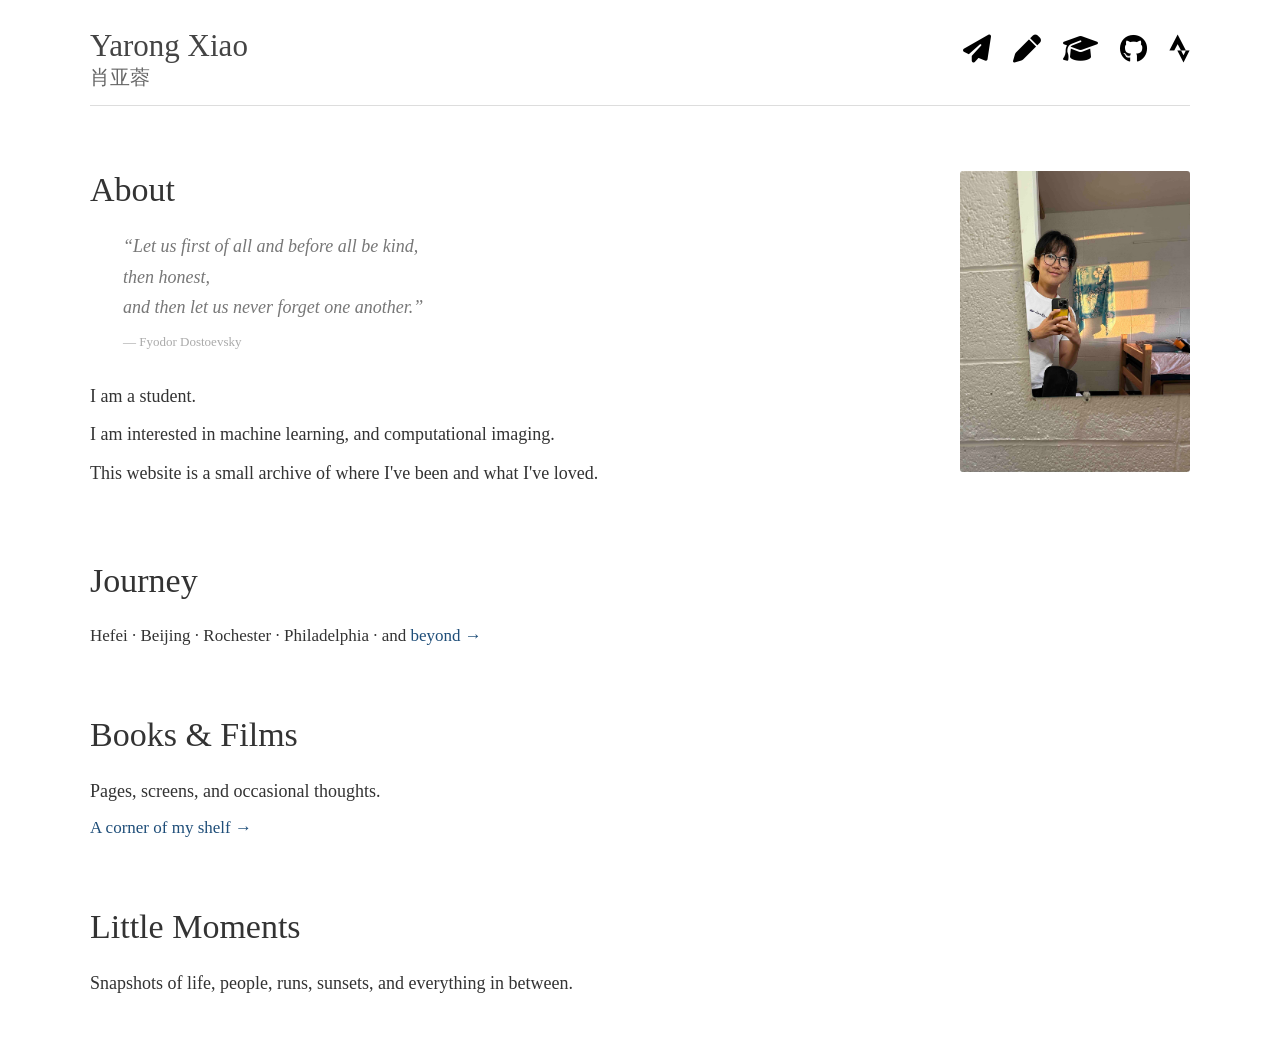
<file: index.html>
<!DOCTYPE html>
<html lang="en">

<head>
    <meta charset="UTF-8">
    <title>Yarong Xiao</title>

    <link rel="stylesheet"
        href="https://cdnjs.cloudflare.com/ajax/libs/font-awesome/6.5.1/css/all.min.css">

    <style>
        body {
            font-family: 'Times New Roman', Times, serif;
            max-width: 1100px;
            margin: auto;
            padding: 30px 50px;
            color: #333;
        }

        .header {
            display: flex;
            justify-content: space-between;
            align-items: flex-start;
        }

        .name h1 {
            font-size: 31px;
            font-weight: normal;
            color: #444;
            margin: 0;
            line-height: 1;
        }

        .name p {
            margin: 6px 0 0 0;
            color: #666;
            font-size: 20px;
            line-height: 1;
        }

        .icons {
            display: flex;
            gap: 22px;
            font-size: 28px;
            margin-top: 4px;
        }

        .icons a {
            color: black;
            text-decoration: none;
        }

        hr {
            margin: 18px 0 0 0;
            border: none;
            border-top: 1px solid #ddd;
        }

        section {
            margin-top: 65px;
        }

        h2 {
            font-size: 34px;
            font-weight: normal;
            margin: 0 0 22px 0;
        }

        p {
            font-size: 18px;
            line-height: 1.7;
            margin: 8px 0;
        }

        .about {
            display: flex;
            justify-content: space-between;
            align-items: flex-start;
            gap: 80px;
        }

        .quote {
            margin: 8px 0 28px 33px;
            font-size: 14px;
            line-height: 1.7;
            color: #777;
            font-style: italic;
        }

        .quote p {
            margin: 0;
        }

        .quote-author {
            margin-top: 8px;
            font-size: 13px;
            color: #aaa;
            font-style: normal;
        }Ï

        .about-text {
            max-width: 620px;
        }

        .about-photo {
            width: 230px;
            border-radius: 3px;
            object-fit: cover;
        }

        .links-line {
            font-size: 17px;
            color: #333;
        }

        .links-line a {
            color: #1f4e79;
            text-decoration: none;
            margin-right: 10px;
        }
    </style>
</head>

<body>

    <div class="header">
        <div class="name">
            <h1>Yarong Xiao</h1>
            <p>肖亚蓉</p>
        </div>

        <div class="icons">
            <a href="mailto:yarong@seas.upenn.edu">
                <i class="fa-solid fa-paper-plane"></i>
            </a>

            <a href="#">
                <i class="fa-solid fa-pen"></i>
            </a>

            <a href="#">
                <i class="fa-solid fa-graduation-cap"></i>
            </a>

            <a href="https://github.com/yarong796" target="_blank">
                <i class="fa-brands fa-github"></i>
            </a>

            <a href="https://www.strava.com/athletes/124337081" target="_blank">
                <i class="fa-brands fa-strava"></i>
            </a>
        </div>
    </div>

    <hr>

    <section class="about">
        <div class="about-text">
            <h2>About</h2>
            <div class="quote">
                <p>
                    “Let us first of all and before all be kind,<br>
                    then honest,<br>
                    and then let us never forget one another.”
                </p>

            <div class="quote-author">
                — Fyodor Dostoevsky
            </div>
        </div>
            <p>
                I am a student.
            </p>
            <p>
                I am interested in machine learning, and computational imaging.
            </p>
            <p>
                This website is a small archive of where I've been and what I've loved.
            </p>
        </div>

        <img class="about-photo" src="photos/me.jpg" alt="Yarong">
    </section>

    <section>
        <h2>Journey</h2>
        <p class="links-line">
            Hefei · Beijing · Rochester · Philadelphia · and <a href="journey/index.html">beyond →</a>
        </p>
    </section>

    <section>
        <h2>Books & Films</h2>
        <p class="section-note">
            Pages, screens, and occasional thoughts.
        </p>
        <p class="links-line">
            <a href="books/index.html">A corner of my shelf →</a>
        </p>
    <section>

    <section>
        <h2>Little Moments</h2>
        <p>
            Snapshots of life, people, runs, sunsets, and everything in between.
        </p>
    </section>

</body>

</html>
</file>
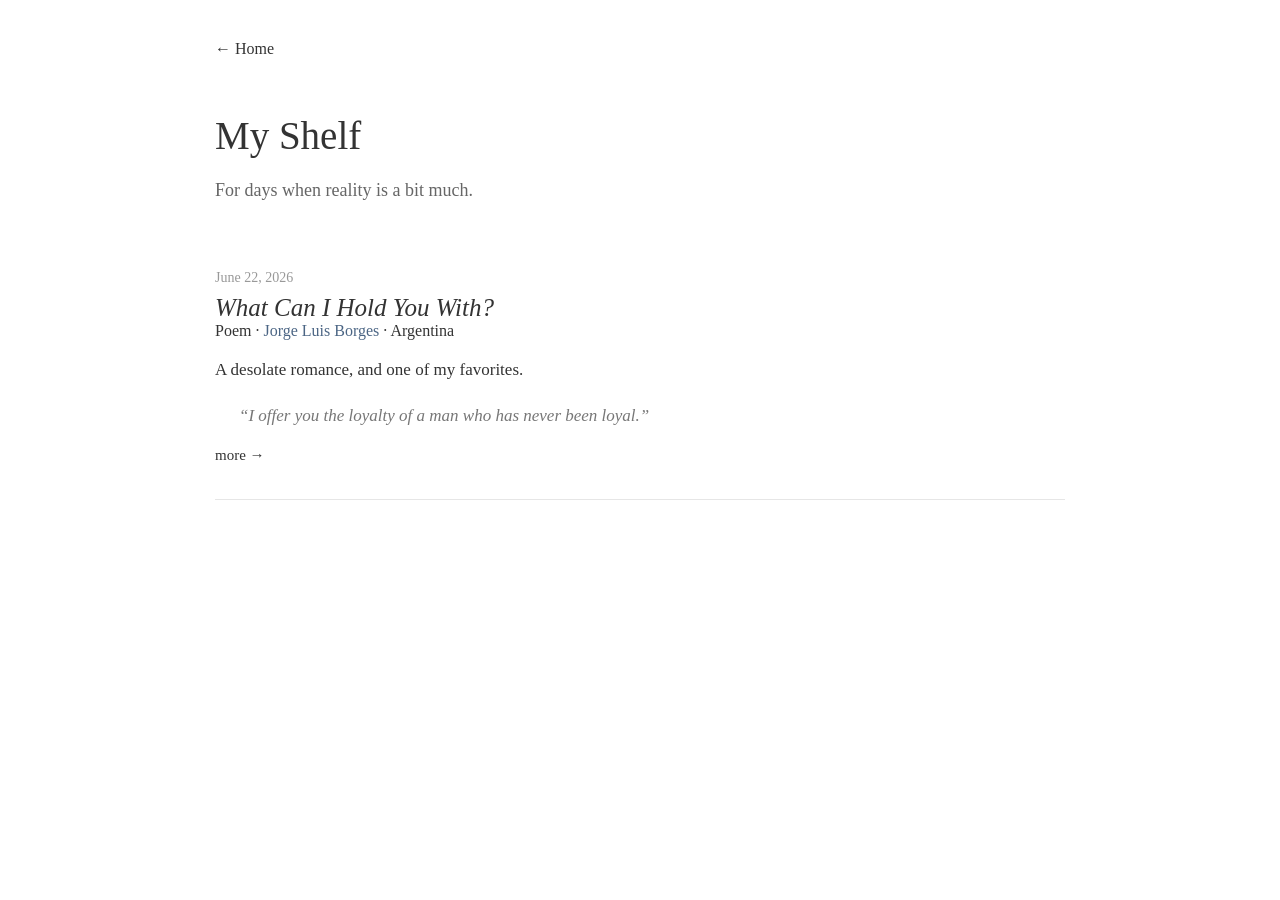
<file: books/index.html>
<!DOCTYPE html>
<html lang="en">

<head>
    <meta charset="UTF-8">
    <title>My Shelf | Yarong </title>

    <style>
        body {
            font-family: 'Times New Roman', Times, serif;
            max-width: 850px;
            margin: auto;
            padding: 40px 50px;
            color: #333;
        }

        a {
            color: #333;
            text-decoration: none;
        }

        a:hover {
            text-decoration: underline;
        }

        .back {
            font-size: 16px;
            margin-bottom: 55px;
        }

        h1 {
            font-size: 39px;
            font-weight: normal;
            margin: 0 0 14px 0;
        }

        .subtitle {
            font-size: 18px;
            color: #666;
            line-height: 1.6;
            margin-bottom: 65px;
            max-width: 560px;
        }

        .entry {
            margin-bottom: 55px;
            padding-bottom: 35px;
            border-bottom: 1px solid #e6e6e6;
        }

        .date {
            font-size: 14px;
            color: #999;
            margin-bottom: 8px;
        }

        .title {
            font-size: 25px;
            font-weight: normal;
            font-style: italic;
            margin: 0;
        }

        .author a {
            color: #4b6584;
            text-decoration: none;
        }

        .meta {
            font-size: 16px;
            color: #777;
            margin-top: 6px;
        }

        .note {
            font-size: 17px;
            line-height: 1.7;
            margin-top: 16px;
            max-width: 650px;
        }

        .fav-quote {
            margin-top: 15px;
            margin-left: 24px;
            font-size: 17px;
            line-height: 1.7;
            color: #777;
            font-style: italic;
            max-width: 560px;
        }

        .entry-link {
            margin-top: 16px;
            font-size: 15px;
        }
    </style>
</head>

<body>

    <div class="back">
        <a href="../index.html">← Home</a>
    </div>

    <h1>My Shelf</h1>

    <p class="subtitle">
        For days when reality is a bit much.
    </p>

    <div class="entry">
        <div class="date">June 22, 2026</div>

        <h2 class="title">What Can I Hold You With?</h2>

        <div class="author">
            Poem ·
            <a href="https://en.wikipedia.org/wiki/Jorge_Luis_Borges"
               target="_blank">
               Jorge Luis Borges
            </a>
            · Argentina
        </div>

        <p class="note">
            A desolate romance, and one of my favorites.
        </p>

        <div class="fav-quote">
            “I offer you the loyalty of a man who has never been loyal.”
        </div>

        <div class="entry-link">
            <a href="what-can-i-hold-you-with.html">more →</a>
        </div>
    </div>

</body>

</html>
</file>
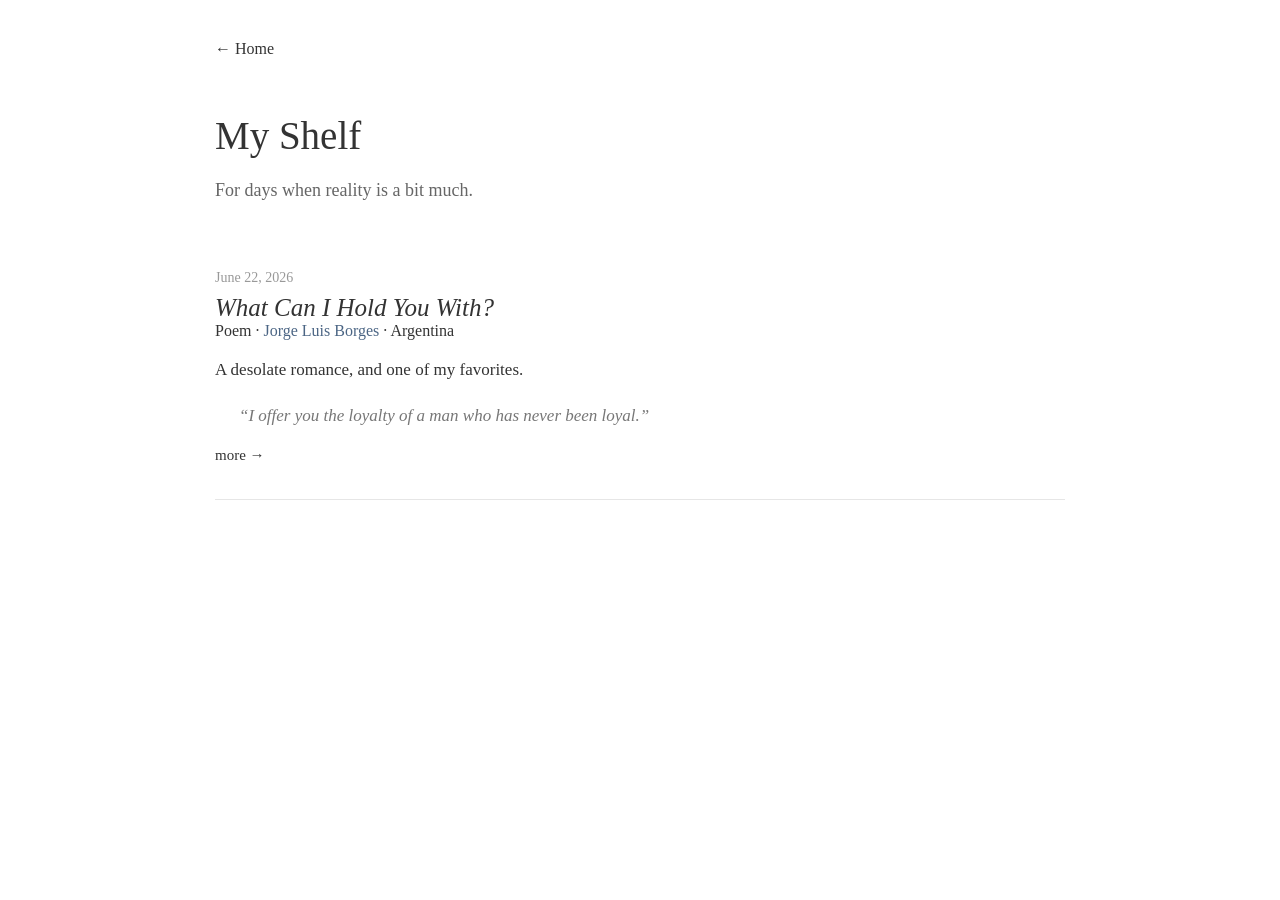
<file: books.html>
<!DOCTYPE html>
<html lang="en">

<head>
    <meta charset="UTF-8">
    <title>My Shelf | Yarong Xiao</title>

    <style>
        body {
            font-family: 'Times New Roman', Times, serif;
            max-width: 850px;
            margin: auto;
            padding: 40px 50px;
            color: #333;
        }

        a {
            color: #333;
            text-decoration: none;
        }

        a:hover {
            text-decoration: underline;
        }

        .back {
            font-size: 16px;
            margin-bottom: 55px;
        }

        h1 {
            font-size: 39px;
            font-weight: normal;
            margin: 0 0 14px 0;
        }

        .subtitle {
            font-size: 18px;
            color: #666;
            line-height: 1.6;
            margin-bottom: 65px;
            max-width: 560px;
        }

        .entry {
            margin-bottom: 55px;
            padding-bottom: 35px;
            border-bottom: 1px solid #e6e6e6;
        }

        .date {
            font-size: 14px;
            color: #999;
            margin-bottom: 8px;
        }

        .title {
            font-size: 25px;
            font-weight: normal;
            font-style: italic;
            margin: 0;
        }

        .author a {
            color: #4b6584;
            text-decoration: none;
        }

        .meta {
            font-size: 16px;
            color: #777;
            margin-top: 6px;
        }

        .note {
            font-size: 17px;
            line-height: 1.7;
            margin-top: 16px;
            max-width: 650px;
        }

        .fav-quote {
            margin-top: 15px;
            margin-left: 24px;
            font-size: 17px;
            line-height: 1.7;
            color: #777;
            font-style: italic;
            max-width: 560px;
        }

        .entry-link {
            margin-top: 16px;
            font-size: 15px;
        }
    </style>
</head>

<body>

    <div class="back">
        <a href="index.html">← Home</a>
    </div>

    <h1>My Shelf</h1>

    <p class="subtitle">
        For days when reality is a bit much.
    </p>

    <div class="entry">
        <div class="date">June 22, 2026</div>

        <h2 class="title">What Can I Hold You With?</h2>

        <div class="author">
            Poem ·
            <a href="https://en.wikipedia.org/wiki/Jorge_Luis_Borges"
               target="_blank">
               Jorge Luis Borges
            </a>
            · Argentina
        </div>

        <p class="note">
            A desolate romance, and one of my favorites.
        </p>

        <div class="fav-quote">
            “I offer you the loyalty of a man who has never been loyal.”
        </div>

        <div class="entry-link">
            <a href="#">more →</a>
        </div>
    </div>

</body>

</html>
</file>
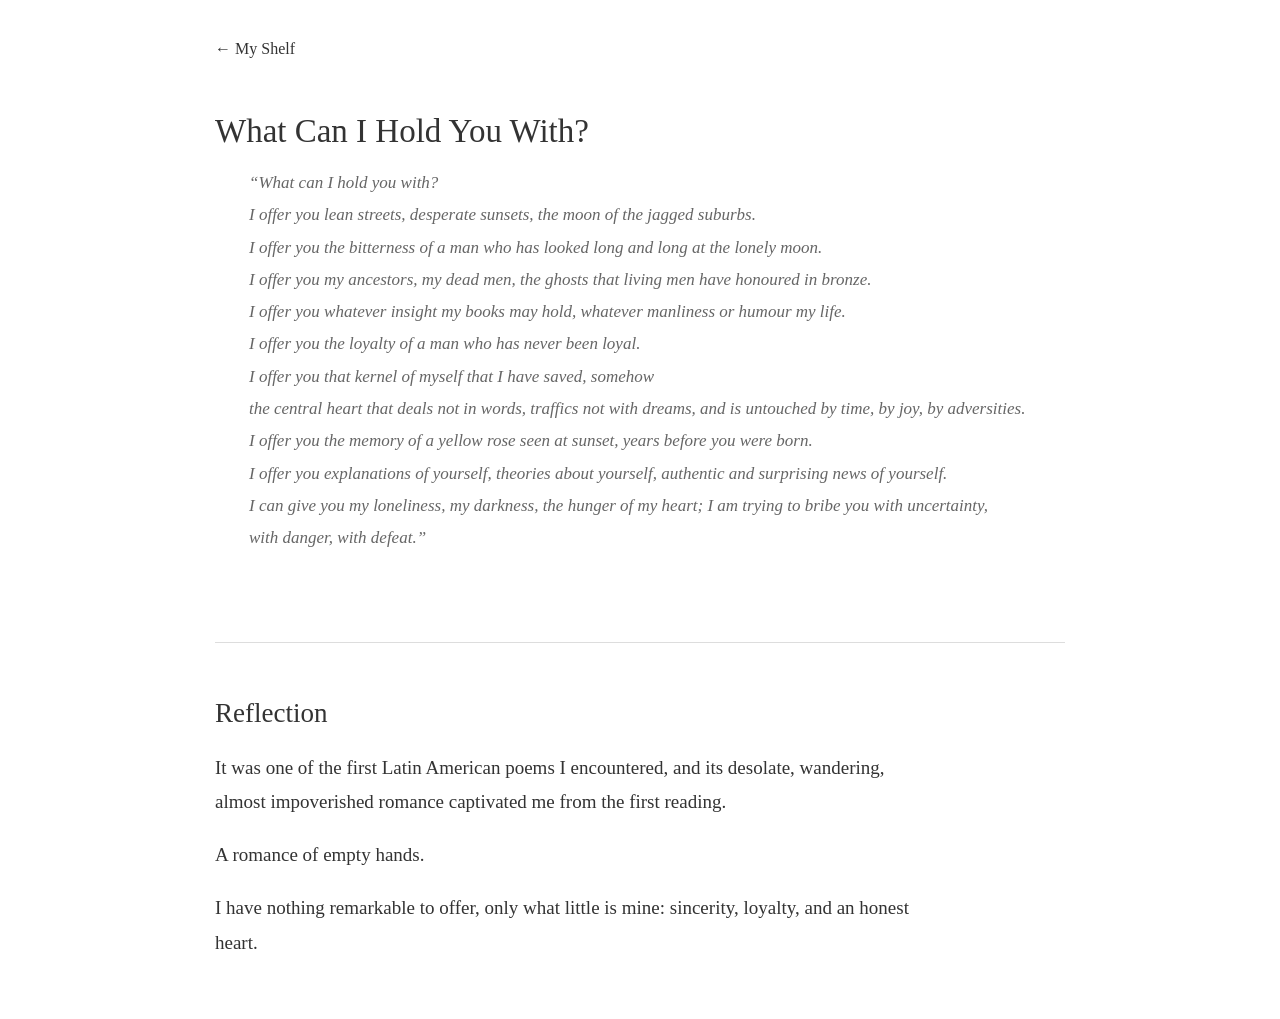
<file: books/what-can-i-hold-you-with.html>
<!DOCTYPE html>
<html lang="en">

<head>
    <meta charset="UTF-8">
    <title>What Can I Hold You With?</title>

    <style>
        body {
            font-family: 'Times New Roman', Times, serif;
            max-width: 850px;
            margin: auto;
            padding: 40px 50px;
            color: #333;
        }

        a {
            color: #333;
            text-decoration: none;
        }

        a:hover {
            text-decoration: underline;
        }

        .back {
            font-size: 16px;
            margin-bottom: 55px;
        }

        h1 {
            font-size: 33px;
            font-weight: normal;
            margin: 0 0 8px 0;
        }

        .poem {
            white-space: pre-wrap;
            font-family: 'Times New Roman', serif;
            font-style: italic;
            color: #666;
            font-size: 17px;
            line-height: 1.9;
        }

        .poem p {
            margin: 0 0 22px 0;
        }

        hr {
            border: none;
            border-top: 1px solid #ddd;
            margin: 55px 0;
        }

        h2 {
            font-size: 27px;
            font-weight: normal;
            margin-bottom: 22px;
        }

        .reflection {
            font-size: 19px;
            line-height: 1.8;
            max-width: 720px;
        }

        .source {
            font-size: 16px;
            color: #777;
            margin-top: 30px;
        }
    </style>
</head>

<body>

    <div class="back">
        <a href="index.html">← My Shelf</a>
    </div>

    <h1>What Can I Hold You With?</h1>

    <pre class="poem">
        “What can I hold you with?
        I offer you lean streets, desperate sunsets, the moon of the jagged suburbs.
        I offer you the bitterness of a man who has looked long and long at the lonely moon.
        I offer you my ancestors, my dead men, the ghosts that living men have honoured in bronze.
        I offer you whatever insight my books may hold, whatever manliness or humour my life.
        I offer you the loyalty of a man who has never been loyal.
        I offer you that kernel of myself that I have saved, somehow
        the central heart that deals not in words, traffics not with dreams, and is untouched by time, by joy, by adversities.
        I offer you the memory of a yellow rose seen at sunset, years before you were born.
        I offer you explanations of yourself, theories about yourself, authentic and surprising news of yourself.
        I can give you my loneliness, my darkness, the hunger of my heart; I am trying to bribe you with uncertainty, 
        with danger, with defeat.”
    </pre>

    <hr>

    <h2>Reflection</h2>

    <div class="reflection">
        <p>
            It was one of the first Latin American poems I encountered, and its desolate, wandering, almost impoverished romance captivated me from the first reading.
        </p>

        <p>
            A romance of empty hands.
        </p>

        <p>
            I have nothing remarkable to offer, only what little is mine: sincerity, loyalty, and an honest heart.
        </p>
    </div>

</body>

</html>
</file>
